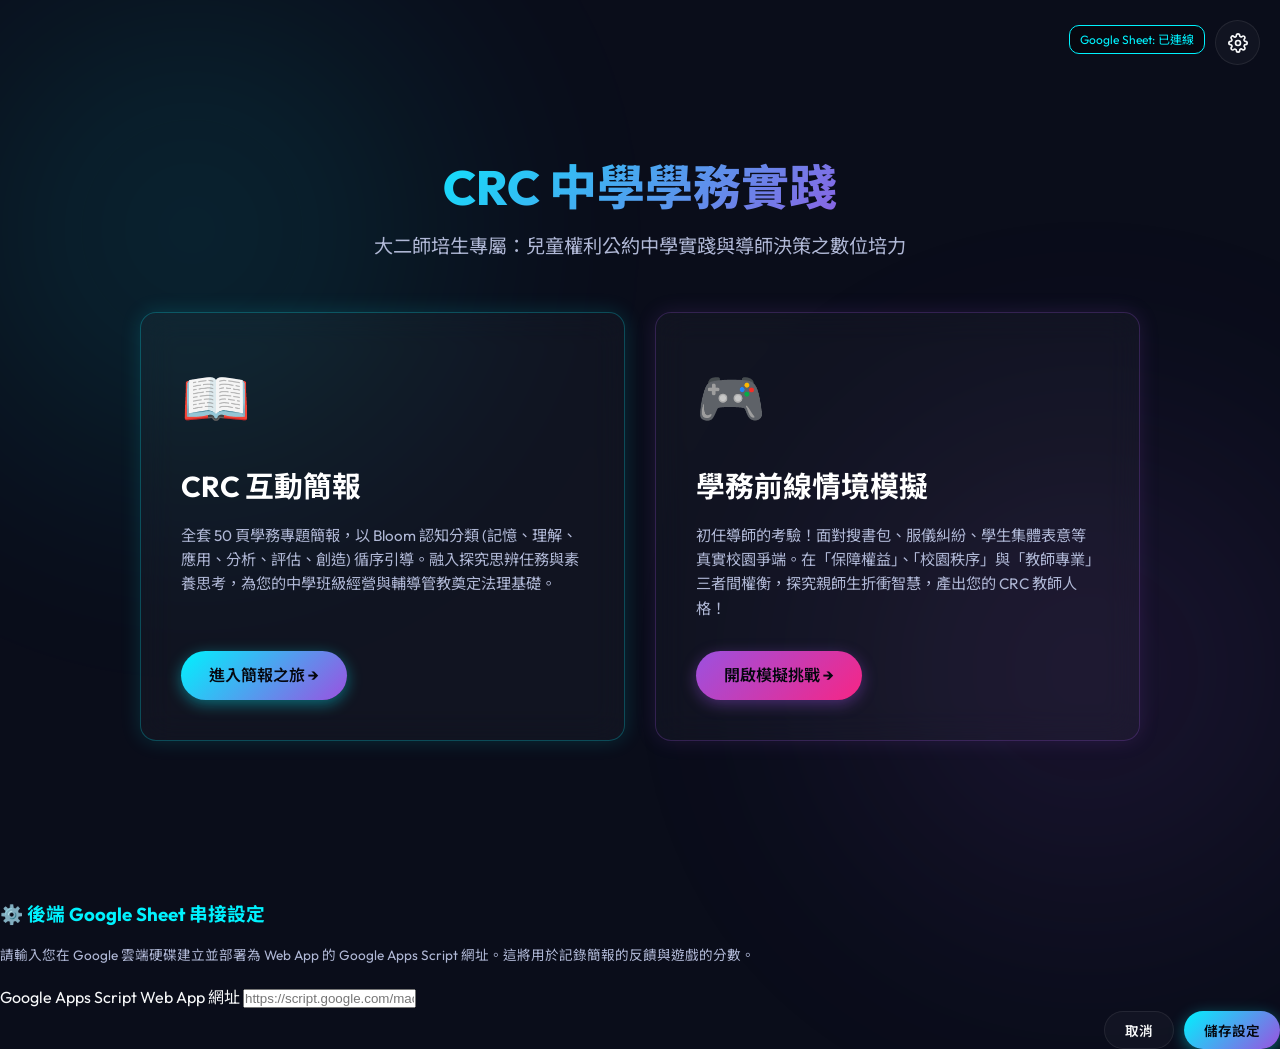
<file: index.html>
<!DOCTYPE html>
<html lang="zh-Hant-TW">
<head>
  <meta charset="UTF-8">
  <meta name="viewport" content="width=device-width, initial-scale=1.0">
  <title>CRC 中學學務實踐：線上遊戲與 HTML 簡報平台</title>
  <meta name="description" content="專為大二師培生設計的兒童權利公約 (CRC) 中學學生事務實踐學習平台，結合 50 頁互動簡報與情境決策模擬遊戲。">
  <link rel="stylesheet" href="css/style.css">
  <style>
    /* Portal specific styles */
    .portal-container {
      min-height: 100vh;
      display: flex;
      flex-direction: column;
      justify-content: center;
      align-items: center;
      padding: 40px 20px;
      position: relative;
    }

    .portal-header {
      text-align: center;
      margin-bottom: 50px;
      z-index: 10;
    }

    .portal-title {
      font-size: 3rem;
      font-weight: 800;
      line-height: 1.2;
      background: linear-gradient(135deg, var(--accent-cyan) 0%, var(--accent-purple) 100%);
      -webkit-background-clip: text;
      -webkit-text-fill-color: transparent;
      margin-bottom: 15px;
    }

    .portal-subtitle {
      font-size: 1.2rem;
      color: var(--text-secondary);
      max-width: 600px;
      margin: 0 auto;
    }

    .portal-cards {
      display: grid;
      grid-template-columns: 1fr 1fr;
      gap: 30px;
      max-width: 1000px;
      width: 100%;
      z-index: 10;
    }

    @media (max-width: 768px) {
      .portal-cards {
        grid-template-columns: 1fr;
      }
      .portal-title {
        font-size: 2rem;
      }
    }

    .portal-card {
      padding: 40px;
      display: flex;
      flex-direction: column;
      justify-content: space-between;
      align-items: flex-start;
      min-height: 380px;
      transition: var(--transition-smooth);
      position: relative;
      overflow: hidden;
    }

    .portal-card::after {
      content: '';
      position: absolute;
      top: 0;
      left: 0;
      width: 100%;
      height: 100%;
      background: linear-gradient(135deg, rgba(255,255,255,0.05) 0%, rgba(255,255,255,0) 100%);
      opacity: 0;
      transition: var(--transition-smooth);
      z-index: -1;
    }

    .portal-card:hover {
      transform: translateY(-8px);
    }

    .portal-card:hover::after {
      opacity: 1;
    }

    .card-icon {
      font-size: 3.5rem;
      margin-bottom: 20px;
    }

    .card-title {
      font-size: 1.8rem;
      font-weight: 700;
      margin-bottom: 15px;
      color: #fff;
    }

    .card-desc {
      color: var(--text-secondary);
      font-size: 0.95rem;
      margin-bottom: 30px;
      line-height: 1.6;
    }

    /* Settings Button */
    .settings-trigger {
      position: fixed;
      top: 20px;
      right: 20px;
      background: var(--glass-bg);
      border: 1px solid var(--glass-border);
      width: 45px;
      height: 45px;
      border-radius: 50%;
      display: flex;
      align-items: center;
      justify-content: center;
      cursor: pointer;
      color: var(--text-primary);
      transition: var(--transition-smooth);
      z-index: 100;
    }

    .settings-trigger:hover {
      border-color: var(--accent-cyan);
      transform: rotate(45deg);
      box-shadow: 0 0 10px rgba(0, 242, 254, 0.3);
    }

    .settings-badge {
      position: fixed;
      top: 25px;
      right: 75px;
      font-size: 0.75rem;
      color: var(--text-muted);
      z-index: 99;
      background: rgba(0,0,0,0.4);
      padding: 4px 10px;
      border-radius: 10px;
      border: 1px solid var(--glass-border);
    }
  </style>
</head>
<body>
  <!-- Animated Background Blobs -->
  <div class="bg-glow bg-glow-1"></div>
  <div class="bg-glow bg-glow-2"></div>

  <!-- GAS API Settings Gear -->
  <div class="settings-badge" id="settings-status">Google Sheet: 未連線</div>
  <button class="settings-trigger" id="open-settings-btn" title="設定後端 Google Sheet API">
    <svg width="20" height="20" viewBox="0 0 24 24" fill="none" stroke="currentColor" stroke-width="2" stroke-linecap="round" stroke-linejoin="round">
      <circle cx="12" cy="12" r="3"></circle>
      <path d="M19.4 15a1.65 1.65 0 0 0 .33 1.82l.06.06a2 2 0 1 1-2.83 2.83l-.06-.06a1.65 1.65 0 0 0-1.82-.33 1.65 1.65 0 0 0-1 1.51V21a2 2 0 0 1-4 0v-.09A1.65 1.65 0 0 0 9 19.4a1.65 1.65 0 0 0-1.82.33l-.06.06a2 2 0 1 1-2.83-2.83l.06-.06a1.65 1.65 0 0 0 .33-1.82 1.65 1.65 0 0 0-1.51-1H3a2 2 0 0 1 0-4h.09A1.65 1.65 0 0 0 4.6 9a1.65 1.65 0 0 0-.33-1.82l-.06-.06a2 2 0 1 1 2.83-2.83l.06.06a1.65 1.65 0 0 0 1.82.33H9a1.65 1.65 0 0 0 1-1.51V3a2 2 0 0 1 4 0v.09a1.65 1.65 0 0 0 1 1.51 1.65 1.65 0 0 0 1.82-.33l.06-.06a2 2 0 1 1 2.83 2.83l-.06.06a1.65 1.65 0 0 0-.33 1.82V9a1.65 1.65 0 0 0 1.51 1H21a2 2 0 0 1 0 4h-.09a1.65 1.65 0 0 0-1.51 1z"></path>
    </svg>
  </button>

  <div class="portal-container">
    <header class="portal-header">
      <h1 class="portal-title">CRC 中學學務實踐</h1>
      <p class="portal-subtitle">大二師培生專屬：兒童權利公約中學實踐與導師決策之數位培力</p>
    </header>

    <main class="portal-cards">
      <!-- Card 1: Slides -->
      <section class="portal-card glass glass-glow-cyan" id="card-slides">
        <div>
          <div class="card-icon">📖</div>
          <h2 class="card-title">CRC 互動簡報</h2>
          <p class="card-desc">全套 50 頁學務專題簡報，以 Bloom 認知分類 (記憶、理解、應用、分析、評估、創造) 循序引導。融入探究思辨任務與素養思考，為您的中學班級經營與輔導管教奠定法理基礎。</p>
        </div>
        <a href="slides.html" class="btn btn-primary">進入簡報之旅 &rarr;</a>
      </section>

      <!-- Card 2: Game -->
      <section class="portal-card glass glass-glow-purple" id="card-game">
        <div>
          <div class="card-icon">🎮</div>
          <h2 class="card-title">學務前線情境模擬</h2>
          <p class="card-desc">初任導師的考驗！面對搜書包、服儀糾紛、學生集體表意等真實校園爭端。在「保障權益」、「校園秩序」與「教師專業」三者間權衡，探究親師生折衝智慧，產出您的 CRC 教師人格！</p>
        </div>
        <a href="game.html" class="btn btn-primary" style="background: linear-gradient(135deg, var(--accent-purple) 0%, var(--accent-pink) 100%); box-shadow: 0 4px 15px rgba(155, 81, 224, 0.4);">開啟模擬挑戰 &rarr;</a>
      </section>
    </main>
  </div>

  <!-- Settings Modal Backdrop -->
  <div class="backdrop" id="modal-backdrop"></div>

  <!-- Settings Modal -->
  <div class="google-sheet-settings-modal" id="settings-modal">
    <h3 style="margin-bottom: 15px; color: var(--accent-cyan);">⚙️ 後端 Google Sheet 串接設定</h3>
    <p style="font-size: 0.85rem; color: var(--text-secondary); margin-bottom: 20px; line-height: 1.5;">
      請輸入您在 Google 雲端硬碟建立並部署為 Web App 的 Google Apps Script 網址。這將用於記錄簡報的反饋與遊戲的分數。
    </p>
    <div class="form-group">
      <label for="gas-url-input">Google Apps Script Web App 網址</label>
      <input type="text" id="gas-url-input" placeholder="https://script.google.com/macros/s/.../exec">
    </div>
    <div style="display: flex; gap: 10px; justify-content: flex-end;">
      <button class="btn btn-secondary" id="close-settings-btn" style="padding: 8px 20px; font-size: 0.85rem;">取消</button>
      <button class="btn btn-primary" id="save-settings-btn" style="padding: 8px 20px; font-size: 0.85rem;">儲存設定</button>
    </div>
  </div>

  <script src="js/config.js"></script>
  <script>
    // Portal settings interface logic
    const openBtn = document.getElementById('open-settings-btn');
    const closeBtn = document.getElementById('close-settings-btn');
    const saveBtn = document.getElementById('save-settings-btn');
    const backdrop = document.getElementById('modal-backdrop');
    const modal = document.getElementById('settings-modal');
    const inputField = document.getElementById('gas-url-input');
    const statusText = document.getElementById('settings-status');

    function updateStatusUI() {
      const activeUrl = ConfigManager.getApiUrl();
      if (activeUrl) {
        statusText.textContent = "Google Sheet: 已連線";
        statusText.style.color = "var(--accent-cyan)";
        statusText.style.borderColor = "var(--accent-cyan)";
      } else {
        statusText.textContent = "Google Sheet: 未連線";
        statusText.style.color = "var(--text-muted)";
        statusText.style.borderColor = "var(--glass-border)";
      }
    }

    openBtn.addEventListener('click', () => {
      inputField.value = ConfigManager.getApiUrl();
      modal.classList.add('open');
      backdrop.classList.add('open');
    });

    function closeModal() {
      modal.classList.remove('open');
      backdrop.classList.remove('open');
    }

    closeBtn.addEventListener('click', closeModal);
    backdrop.addEventListener('click', closeModal);

    saveBtn.addEventListener('click', () => {
      ConfigManager.setApiUrl(inputField.value);
      updateStatusUI();
      closeModal();
    });

    // Initialize UI Status
    updateStatusUI();
  </script>
</body>
</html>
</file>
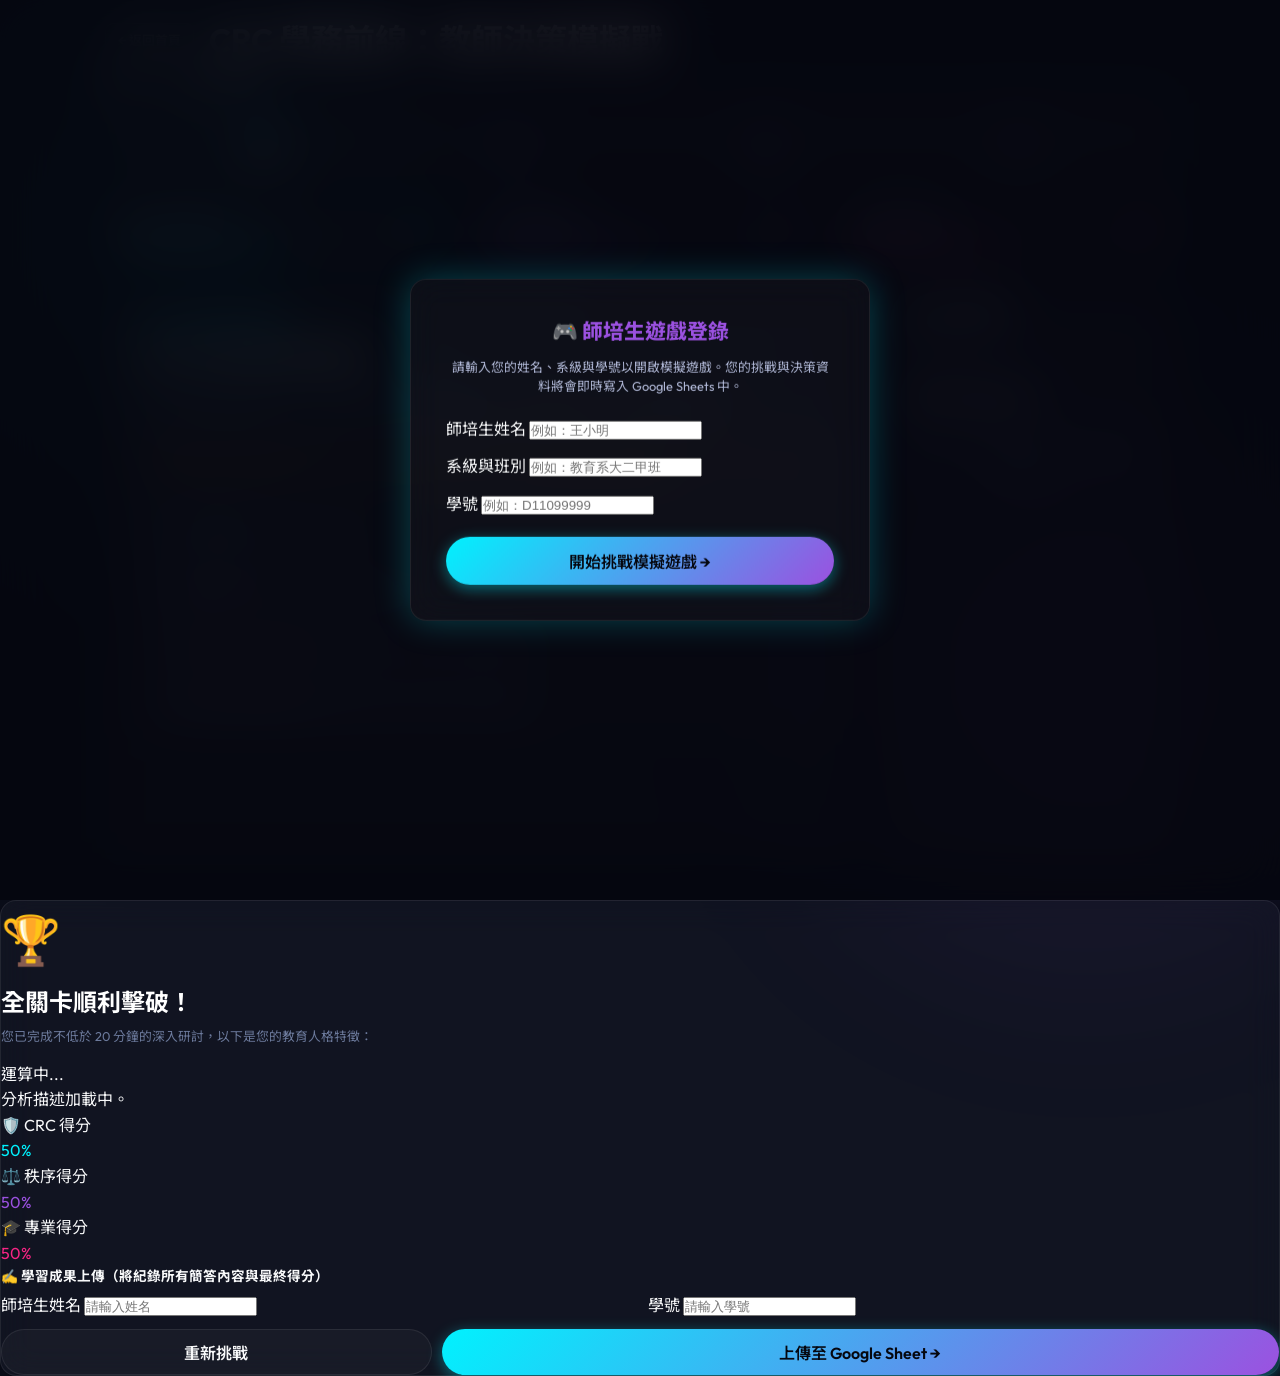
<file: game.html>
<!DOCTYPE html>
<html lang="zh-Hant-TW">
<head>
  <meta charset="UTF-8">
  <meta name="viewport" content="width=device-width, initial-scale=1.0">
  <title>CRC 學務前線：教師決策模擬戰 (闖關版)</title>
  <meta name="description" content="中學學務情境模擬決策遊戲，配合題、選擇題、情境題與簡答題之綜合闖關，符合大二師培生20分鐘教學長度。">
  <link rel="stylesheet" href="css/style.css">
  <link rel="stylesheet" href="css/game.css">
</head>
<body>
  <!-- Animated Background Blobs -->
  <div class="bg-glow bg-glow-1"></div>
  <div class="bg-glow bg-glow-2"></div>

  <!-- Student Info Input Overlay (Required at Start of Game) -->
  <div class="auth-modal-backdrop" id="auth-backdrop"></div>
  <div class="auth-modal glass" id="auth-modal">
    <h3 style="color: var(--accent-purple); font-weight: 800; margin-bottom: 10px; font-size: 1.3rem; text-align: center;">🎮 師培生遊戲登錄</h3>
    <p style="font-size: 0.8rem; color: var(--text-secondary); margin-bottom: 20px; line-height: 1.5; text-align: center;">
      請輸入您的姓名、系級與學號以開啟模擬遊戲。您的挑戰與決策資料將會即時寫入 Google Sheets 中。
    </p>
    <div class="form-group" style="margin-bottom: 12px;">
      <label for="student-name">師培生姓名</label>
      <input type="text" id="student-name" class="form-input" placeholder="例如：王小明" required>
    </div>
    <div class="form-group" style="margin-bottom: 12px;">
      <label for="student-dept">系級與班別</label>
      <input type="text" id="student-dept" class="form-input" placeholder="例如：教育系大二甲班" required>
    </div>
    <div class="form-group" style="margin-bottom: 20px;">
      <label for="student-id">學號</label>
      <input type="text" id="student-id" class="form-input" placeholder="例如：D11099999" required>
    </div>
    <button class="btn btn-primary" id="btn-start-game" style="width: 100%; padding: 12px;">開始挑戰模擬遊戲 &rarr;</button>
  </div>

  <div class="game-viewport">
    <!-- Header -->
    <header class="game-header">
      <div style="display: flex; align-items: center; gap: 15px;">
        <a href="index.html" class="btn btn-secondary" style="padding: 6px 12px; font-size: 0.8rem; border-radius: 8px;">
          &larr; 返回首頁
        </a>
        <h1 class="game-title">CRC 學務前線：教師決策模擬戰</h1>
      </div>
      <div class="game-stage-indicator" id="stage-badge">階段一：法規知識奠基</div>
    </header>

    <!-- Stage Map / Progress Stepper -->
    <section class="stage-stepper glass">
      <div class="stepper-track"></div>
      <div class="step-node active" id="node-1">
        <div class="node-circle">1</div>
        <div class="node-label">法規基礎</div>
      </div>
      <div class="step-node" id="node-2">
        <div class="node-circle">2</div>
        <div class="node-label">衝突決策</div>
      </div>
      <div class="step-node" id="node-3">
        <div class="node-circle">3</div>
        <div class="node-label">規章體檢</div>
      </div>
      <div class="step-node" id="node-4">
        <div class="node-circle">4</div>
        <div class="node-label">民主共創</div>
      </div>
    </section>

    <!-- HUD Stats Bar -->
    <section class="stats-container">
      <div class="glass stat-card">
        <div class="stat-label">
          <span>🛡️ CRC 權利保障度</span>
          <span class="stat-value cyan" id="stat-crc-val">50%</span>
        </div>
        <div class="stat-bar-outer">
          <div class="stat-bar-inner cyan" id="stat-crc-bar" style="width: 50%;"></div>
        </div>
      </div>

      <div class="glass stat-card">
        <div class="stat-label">
          <span>⚖️ 校園管理秩序度</span>
          <span class="stat-value purple" id="stat-order-val">50%</span>
        </div>
        <div class="stat-bar-outer">
          <div class="stat-bar-inner purple" id="stat-order-bar" style="width: 50%;"></div>
        </div>
      </div>

      <div class="glass stat-card">
        <div class="stat-label">
          <span>🎓 教師專業素養度</span>
          <span class="stat-value pink" id="stat-prof-val">50%</span>
        </div>
        <div class="stat-bar-outer">
          <div class="stat-bar-inner pink" id="stat-prof-bar" style="width: 50%;"></div>
        </div>
      </div>
    </section>

    <!-- Main Game Board Container -->
    <main class="game-main-layout">
      <!-- Left Column: Active Question Workspace -->
      <div class="glass workspace-card" id="workspace-card">
        <!-- Inside this container we will inject dynamic content according to current stage -->
        <div id="game-content-area">
          <h2 style="text-align: center; margin-top: 50px;">載入關卡任務中...</h2>
        </div>
      </div>

      <!-- Right Column: HUD logs & progress -->
      <div class="glass status-sidebar">
        <div class="sidebar-block">
          <h4>📋 本關任務進度</h4>
          <div class="progress-bar-container">
            <div class="progress-bar-fill" id="task-progress" style="width: 0%;"></div>
          </div>
          <p style="font-size: 0.8rem; color: var(--text-muted); margin-top: 5px;" id="progress-text">已完成 0 / 5 題</p>
        </div>

        <div class="sidebar-block" style="flex-grow: 1; display: flex; flex-direction: column;">
          <h4>📜 即時決策紀錄日誌</h4>
          <div class="log-feed" id="log-feed">
            <div style="color: var(--text-muted); text-align: center; padding: 20px 0; font-size: 0.8rem;">
              暫無日誌。通關答題後會在此即時更新您的決策影響。
            </div>
          </div>
        </div>
      </div>
    </main>
  </div>

  <!-- End Game Modal -->
  <div class="modal-overlay" id="end-modal">
    <div class="glass result-card">
      <div style="font-size: 3rem; margin-bottom: 5px;">🏆</div>
      <h2 style="color: #fff; margin-bottom: 5px;">全關卡順利擊破！</h2>
      <p style="color: var(--text-muted); font-size: 0.8rem; margin-bottom: 15px;">您已完成不低於 20 分鐘的深入研討，以下是您的教育人格特徵：</p>
      
      <div class="persona-title" id="persona-title">運算中...</div>
      <p class="persona-desc" id="persona-desc">分析描述加載中。</p>

      <div class="result-scores">
        <div class="result-score-item">
          <div class="result-score-label">🛡️ CRC 得分</div>
          <div class="result-score-num style-crc" id="res-crc">50%</div>
        </div>
        <div class="result-score-item">
          <div class="result-score-label">⚖️ 秩序得分</div>
          <div class="result-score-num style-order" id="res-order">50%</div>
        </div>
        <div class="result-score-item">
          <div class="result-score-label">🎓 專業得分</div>
          <div class="result-score-num style-prof" id="res-prof">50%</div>
        </div>
      </div>

      <!-- GAS Data Upload Form -->
      <div class="submit-form">
        <h4 style="text-align: left; color: var(--text-primary); font-size: 0.85rem; margin-bottom: 5px;">✍️ 學習成果上傳（將紀錄所有簡答內容與最終得分）</h4>
        
        <div class="form-group-row">
          <div class="form-group" style="flex: 1;">
            <label for="player-name">師培生姓名</label>
            <input type="text" id="player-name" class="form-input" placeholder="請輸入姓名" required>
          </div>
          <div class="form-group" style="flex: 1;">
            <label for="player-id">學號</label>
            <input type="text" id="player-id" class="form-input" placeholder="請輸入學號" required>
          </div>
        </div>

        <div style="display: flex; gap: 10px; width: 100%; margin-top: 10px;">
          <button class="btn btn-secondary" id="btn-restart" style="flex: 1; padding: 10px;">重新挑戰</button>
          <button class="btn btn-primary" id="btn-submit-score" style="flex: 2; padding: 10px;">上傳至 Google Sheet &rarr;</button>
        </div>
        <div id="upload-status" class="status-message"></div>
      </div>
    </div>
  </div>

  <script src="js/config.js"></script>
  <script src="js/game.js"></script>
</body>
</html>
</file>
<file: css/style.css>
/* css/style.css - Global Core Design System */

@import url('https://fonts.googleapis.com/css2?family=Outfit:wght@300;400;600;800&family=Noto+Sans+TC:wght@300;400;500;700&display=swap');

:root {
  --bg-primary: #0a0d1a;
  --bg-secondary: #131930;
  --accent-cyan: #00f2fe;
  --accent-purple: #9b51e0;
  --accent-pink: #f72585;
  --accent-orange: #ff9f43;
  --text-primary: #f8f9fa;
  --text-secondary: #b0b8d6;
  --text-muted: #6c7a9c;
  --glass-bg: rgba(255, 255, 255, 0.03);
  --glass-border: rgba(255, 255, 255, 0.08);
  --glass-glow: rgba(0, 242, 254, 0.15);
  --card-radius: 16px;
  --font-primary: 'Outfit', 'Noto Sans TC', -apple-system, BlinkMacSystemFont, "Segoe UI", Roboto, sans-serif;
  --transition-smooth: all 0.3s cubic-bezier(0.25, 0.8, 0.25, 1);
}

* {
  box-sizing: border-box;
  margin: 0;
  padding: 0;
}

body {
  font-family: var(--font-primary);
  background-color: var(--bg-primary);
  color: var(--text-primary);
  overflow-x: hidden;
  line-height: 1.6;
}

/* Glassmorphism utility */
.glass {
  background: var(--glass-bg);
  backdrop-filter: blur(16px);
  -webkit-backdrop-filter: blur(16px);
  border: 1px solid var(--glass-border);
  border-radius: var(--card-radius);
  box-shadow: 0 8px 32px 0 rgba(0, 0, 0, 0.37);
}

.glass-glow-cyan {
  box-shadow: 0 0 20px var(--glass-glow);
  border-color: rgba(0, 242, 254, 0.25);
}

.glass-glow-purple {
  box-shadow: 0 0 20px rgba(155, 81, 224, 0.15);
  border-color: rgba(155, 81, 224, 0.25);
}

/* Glowing Background Blobs */
.bg-glow {
  position: fixed;
  width: 50vw;
  height: 50vw;
  border-radius: 50%;
  filter: blur(120px);
  opacity: 0.15;
  z-index: -1;
  pointer-events: none;
  animation: float 20s ease-in-out infinite alternate;
}

.bg-glow-1 {
  top: -10%;
  left: -10%;
  background: radial-gradient(circle, var(--accent-cyan) 0%, transparent 80%);
}

.bg-glow-2 {
  bottom: -10%;
  right: -10%;
  background: radial-gradient(circle, var(--accent-purple) 0%, transparent 80%);
  animation-delay: -10s;
}

@keyframes float {
  0% {
    transform: translate(0, 0) scale(1);
  }
  100% {
    transform: translate(5%, 10%) scale(1.1);
  }
}

/* Scrollbar Style */
::-webkit-scrollbar {
  width: 8px;
  height: 8px;
}

::-webkit-scrollbar-track {
  background: var(--bg-primary);
}

::-webkit-scrollbar-thumb {
  background: var(--glass-border);
  border-radius: 4px;
}

::-webkit-scrollbar-thumb:hover {
  background: var(--accent-cyan);
}

/* Button & Controls */
.btn {
  display: inline-flex;
  align-items: center;
  justify-content: center;
  padding: 12px 28px;
  border-radius: 30px;
  font-family: var(--font-primary);
  font-weight: 600;
  font-size: 1rem;
  cursor: pointer;
  transition: var(--transition-smooth);
  text-decoration: none;
  border: none;
  gap: 8px;
}

.btn-primary {
  background: linear-gradient(135deg, var(--accent-cyan) 0%, var(--accent-purple) 100%);
  color: #05070f;
  box-shadow: 0 4px 15px rgba(0, 242, 254, 0.4);
}

.btn-primary:hover {
  transform: translateY(-2px);
  box-shadow: 0 6px 20px rgba(0, 242, 254, 0.6);
  background: linear-gradient(135deg, #00d2da 0%, #853ec7 100%);
  color: #fff;
}

.btn-secondary {
  background: var(--glass-bg);
  border: 1px solid var(--glass-border);
  color: var(--text-primary);
}

.btn-secondary:hover {
  background: rgba(255, 255, 255, 0.1);
  border-color: var(--accent-cyan);
  transform: translateY(-2px);
}

.badge {
  display: inline-block;
  padding: 4px 10px;
  border-radius: 12px;
  font-size: 0.75rem;
  font-weight: 600;
  text-transform: uppercase;
  letter-spacing: 0.5px;
}

.badge-remember { background-color: #51cf66; color: #fff; }
.badge-understand { background-color: #339af0; color: #fff; }
.badge-apply { background-color: #fcc419; color: #111; }
.badge-analyze { background-color: #ff922b; color: #fff; }
.badge-evaluate { background-color: #e64980; color: #fff; }
.badge-create { background-color: #be4bdb; color: #fff; }

/* Auth Modal overlay styling at start */
.auth-modal-backdrop {
  position: fixed;
  top: 0;
  left: 0;
  width: 100vw;
  height: 100vh;
  background: rgba(5, 7, 15, 0.85);
  backdrop-filter: blur(25px);
  -webkit-backdrop-filter: blur(25px);
  z-index: 9998;
  transition: opacity 0.5s ease;
}

.auth-modal {
  position: fixed;
  top: 50%;
  left: 50%;
  transform: translate(-50%, -50%);
  z-index: 9999;
  width: 90%;
  max-width: 460px;
  padding: 35px;
  box-shadow: 0 0 35px rgba(0, 242, 254, 0.25);
  animation: modalPop 0.5s cubic-bezier(0.25, 0.8, 0.25, 1);
}

@keyframes modalPop {
  0% { transform: translate(-50%, -40%); opacity: 0; }
  100% { transform: translate(-50%, -50%); opacity: 1; }
}

.auth-modal.closed, .auth-modal-backdrop.closed {
  opacity: 0;
  pointer-events: none;
}
</file>
<file: css/game.css>
/* css/game.css - Multistage Game Interface styling */

.game-viewport {
  display: flex;
  flex-direction: column;
  min-height: 100vh;
  padding: 15px;
  max-width: 1100px;
  margin: 0 auto;
  position: relative;
}

/* Stepper Progress bar style */
.stage-stepper {
  display: flex;
  justify-content: space-between;
  padding: 15px 30px;
  margin-bottom: 20px;
  position: relative;
  overflow: hidden;
}

.stepper-track {
  position: absolute;
  top: 40px;
  left: 50px;
  right: 50px;
  height: 3px;
  background: var(--glass-border);
  z-index: 1;
}

.step-node {
  display: flex;
  flex-direction: column;
  align-items: center;
  z-index: 2;
  position: relative;
  flex: 1;
}

.node-circle {
  width: 32px;
  height: 32px;
  border-radius: 50%;
  background: var(--bg-secondary);
  border: 2px solid var(--glass-border);
  display: flex;
  align-items: center;
  justify-content: center;
  font-weight: 800;
  font-size: 0.9rem;
  color: var(--text-muted);
  transition: var(--transition-smooth);
}

.node-label {
  font-size: 0.75rem;
  font-weight: 600;
  color: var(--text-muted);
  margin-top: 8px;
  transition: var(--transition-smooth);
}

.step-node.active .node-circle {
  border-color: var(--accent-cyan);
  color: var(--accent-cyan);
  box-shadow: 0 0 10px rgba(0, 242, 254, 0.4);
}

.step-node.active .node-label {
  color: var(--text-primary);
}

.step-node.completed .node-circle {
  background: var(--accent-cyan);
  border-color: var(--accent-cyan);
  color: #05070f;
}

.step-node.completed .node-label {
  color: var(--accent-cyan);
}

/* HUD Stats Row */
.stats-container {
  display: grid;
  grid-template-columns: repeat(3, 1fr);
  gap: 15px;
  margin-bottom: 20px;
}

.stat-card {
  padding: 10px 15px;
  display: flex;
  flex-direction: column;
}

.stat-label {
  font-size: 0.75rem;
  color: var(--text-secondary);
  font-weight: 600;
  margin-bottom: 6px;
  display: flex;
  justify-content: space-between;
}

.stat-value {
  font-weight: 800;
  font-size: 0.95rem;
}

.stat-value.cyan { color: var(--accent-cyan); }
.stat-value.purple { color: var(--accent-purple); }
.stat-value.pink { color: var(--accent-pink); }

.stat-bar-outer {
  height: 6px;
  background: rgba(255, 255, 255, 0.05);
  border-radius: 3px;
  overflow: hidden;
}

.stat-bar-inner {
  height: 100%;
  width: 50%;
  transition: width 0.4s ease;
}
.stat-bar-inner.cyan { background: var(--accent-cyan); }
.stat-bar-inner.purple { background: var(--accent-purple); }
.stat-bar-inner.pink { background: var(--accent-pink); }

/* Main layout split: Workspace + Sidebar */
.game-main-layout {
  display: flex;
  gap: 20px;
  flex-grow: 1;
  margin-bottom: 20px;
}

.workspace-card {
  flex-grow: 1;
  padding: 25px;
  min-height: 450px;
  display: flex;
  flex-direction: column;
}

.status-sidebar {
  width: 300px;
  min-width: 300px;
  padding: 20px;
  display: flex;
  flex-direction: column;
  gap: 20px;
}

.sidebar-block h4 {
  font-size: 0.85rem;
  color: var(--text-primary);
  margin-bottom: 10px;
  border-left: 3px solid var(--accent-cyan);
  padding-left: 8px;
}

.progress-bar-container {
  height: 8px;
  background: rgba(255, 255, 255, 0.05);
  border-radius: 4px;
  overflow: hidden;
}

.progress-bar-fill {
  height: 100%;
  background: var(--accent-cyan);
  width: 0%;
  transition: width 0.3s ease;
}

.log-feed {
  flex-grow: 1;
  overflow-y: auto;
  max-height: 320px;
  display: flex;
  flex-direction: column;
  gap: 8px;
}

.log-item {
  padding: 8px 12px;
  border-radius: 6px;
  background: rgba(255,255,255,0.01);
  border: 1px solid rgba(255,255,255,0.03);
  font-size: 0.75rem;
  line-height: 1.4;
}

/* Question view styles */
.q-title {
  font-size: 1.3rem;
  font-weight: 700;
  margin-bottom: 12px;
  color: #fff;
  border-bottom: 1px solid var(--glass-border);
  padding-bottom: 8px;
}

.q-badge {
  font-size: 0.7rem;
  background: rgba(0, 242, 254, 0.15);
  color: var(--accent-cyan);
  padding: 2px 8px;
  border-radius: 10px;
  margin-bottom: 8px;
  display: inline-block;
  font-weight: 600;
}

.q-description {
  font-size: 0.9rem;
  color: var(--text-secondary);
  line-height: 1.6;
  margin-bottom: 20px;
}

.q-prompt-box {
  background: rgba(255, 159, 67, 0.06);
  border: 1px dashed rgba(255, 159, 67, 0.3);
  padding: 12px;
  border-radius: 8px;
  font-size: 0.85rem;
  color: var(--accent-orange);
  margin-bottom: 20px;
  display: flex;
  align-items: center;
  gap: 10px;
}

/* Multiple choice layout */
.options-list {
  display: flex;
  flex-direction: column;
  gap: 12px;
}

.option-btn {
  background: rgba(255, 255, 255, 0.02);
  border: 1px solid var(--glass-border);
  border-radius: 8px;
  padding: 12px 18px;
  color: var(--text-secondary);
  font-family: var(--font-primary);
  font-size: 0.85rem;
  font-weight: 500;
  text-align: left;
  cursor: pointer;
  transition: var(--transition-smooth);
}

.option-btn:hover {
  background: rgba(0, 242, 254, 0.05);
  border-color: var(--accent-cyan);
  color: #fff;
  transform: translateY(-1px);
}

/* Matching UI styles */
.matching-container {
  display: grid;
  grid-template-columns: 1fr 1fr;
  gap: 20px;
  margin-top: 10px;
}

.matching-column {
  display: flex;
  flex-direction: column;
  gap: 10px;
}

.matching-card {
  background: rgba(255, 255, 255, 0.02);
  border: 1px solid var(--glass-border);
  border-radius: 8px;
  padding: 10px 14px;
  font-size: 0.75rem;
  color: var(--text-secondary);
  cursor: pointer;
  transition: var(--transition-smooth);
  user-select: none;
  min-height: 55px;
  display: flex;
  align-items: center;
}

.matching-card:hover {
  border-color: var(--accent-cyan);
  background: rgba(0,242,254,0.03);
}

.matching-card.selected {
  border-color: var(--accent-cyan);
  background: rgba(0, 242, 254, 0.1);
  box-shadow: 0 0 10px rgba(0, 242, 254, 0.3);
  color: var(--accent-cyan);
}

.matching-card.matched {
  border-color: rgba(81, 207, 102, 0.4);
  background: rgba(81, 207, 102, 0.1);
  color: #51cf66;
  cursor: not-allowed;
  opacity: 0.85;
}

/* Textarea / Short Answer layout */
.short-answer-container {
  display: flex;
  flex-direction: column;
  gap: 10px;
}

.textarea-limit-info {
  font-size: 0.75rem;
  color: var(--text-muted);
  text-align: right;
}

/* Result Screen style overrides */
.form-group-row {
  display: flex;
  gap: 15px;
  width: 100%;
}

.style-crc { color: var(--accent-cyan); }
.style-order { color: var(--accent-purple); }
.style-prof { color: var(--accent-pink); }

/* RWD Layout */
@media (max-width: 900px) {
  .game-main-layout {
    flex-direction: column;
  }
  .status-sidebar {
    width: 100%;
    min-width: 100%;
  }
}
</file>
